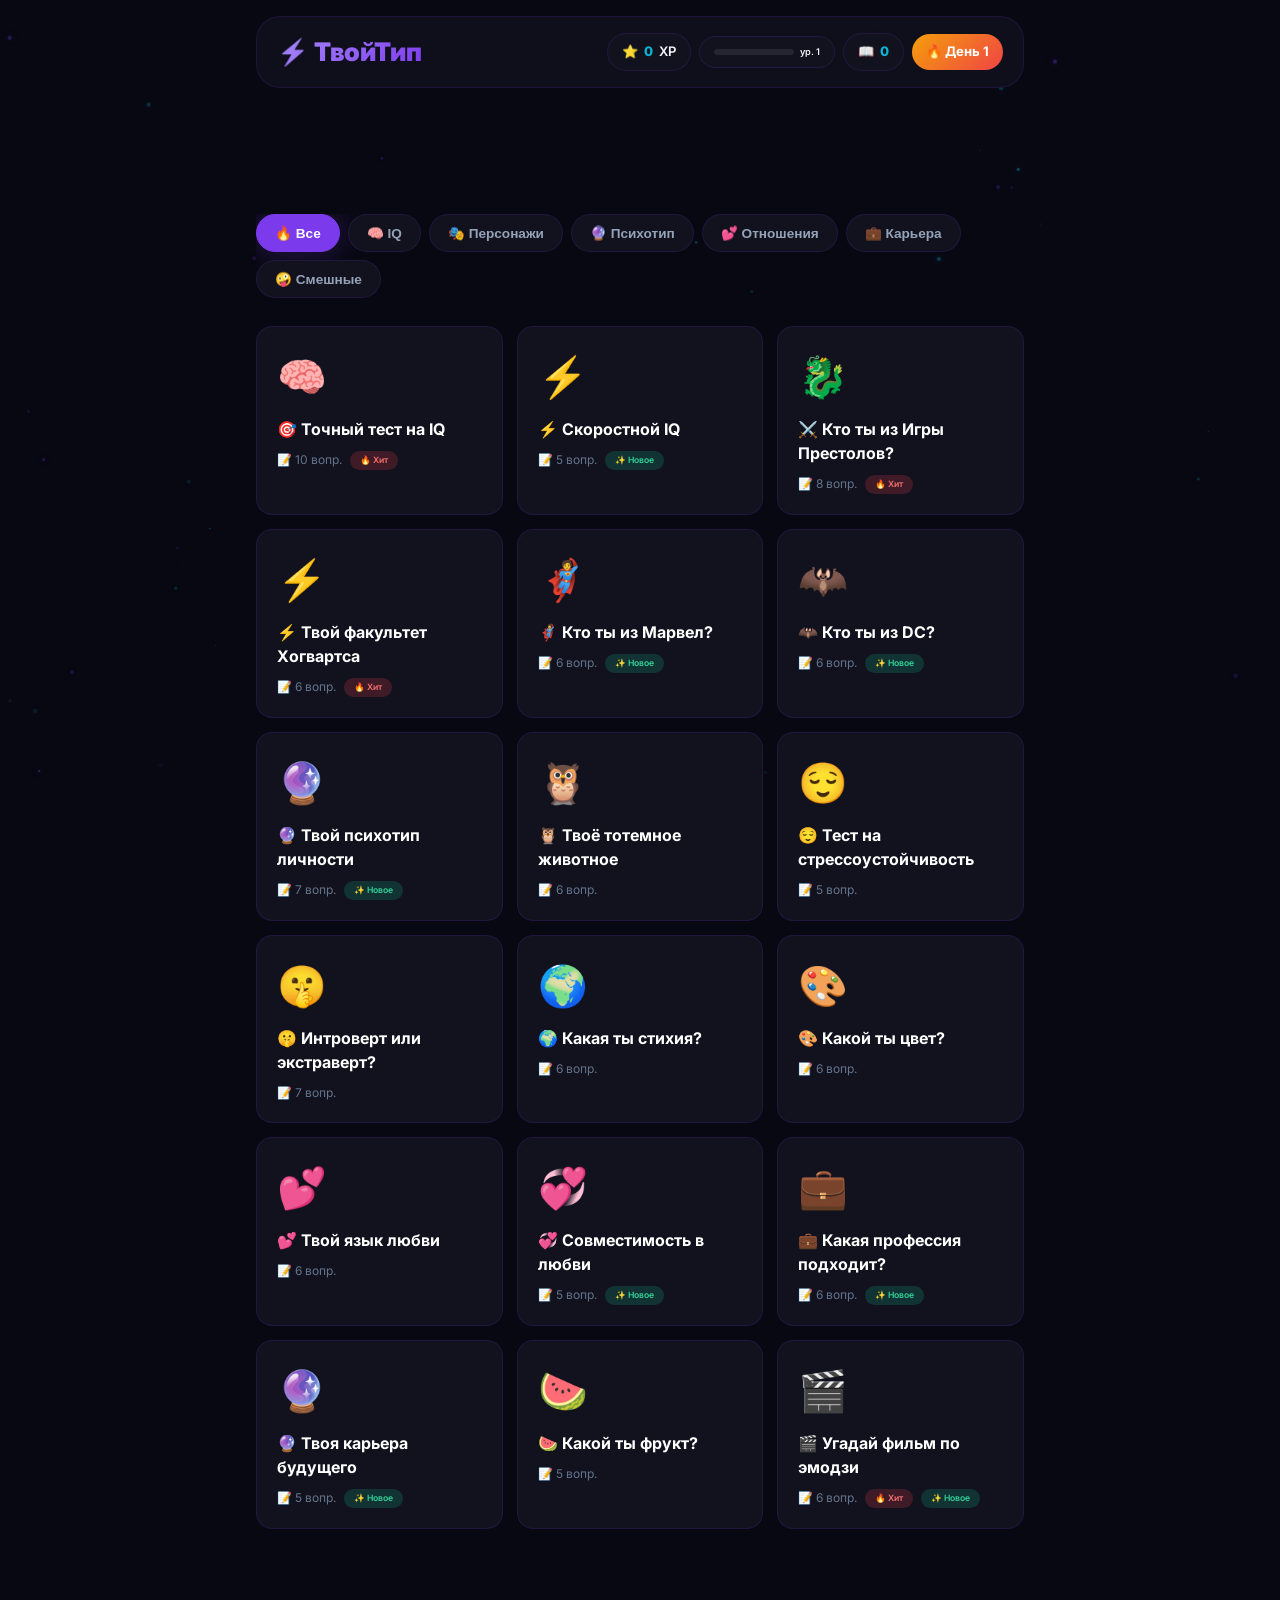
<file: index.html>
<!DOCTYPE html>
<html lang="ru">
<head>
    <meta charset="UTF-8">
    <meta name="viewport" content="width=device-width, initial-scale=1.0">
    <title>ТвойТип — узнай себя | Тесты, психотипы, персонажи</title>
    <meta name="description" content="Пройди тест и узнай кто ты на самом деле. IQ, психотип, персонажи, карьера, отношения. Бесплатно.">
    <meta property="og:title" content="ТвойТип — узнай себя">
    <meta property="og:description" content="Пройди тест и узнай кто ты на самом деле. Бесплатно.">
    <meta property="og:type" content="website">
    <meta property="og:image" content="https://novawave20267.github.io/tvoitip/favicon.png">
    <meta property="og:image:width" content="512">
    <meta property="og:image:height" content="512">
    <meta name="theme-color" content="#080812">
    <link rel="icon" type="image/png" href="favicon.png">
    <link rel="apple-touch-icon" sizes="180x180" href="favicon.png">
    <link href="https://fonts.googleapis.com/css2?family=Inter:wght@300;400;500;600;700;800;900&display=swap" rel="stylesheet">
    <link rel="stylesheet" href="style.css">
    
    <!-- Adsterra Native Banner -->
    <script async="async" data-cfasync="false" src="https://pl30592150.effectivecpmnetwork.com/a50ce58881017c86eaec8c054532a543/invoke.js"></script>
</head>
<body>
    <canvas id="particlesCanvas"></canvas>
    <canvas id="confettiCanvas" style="position:fixed;top:0;left:0;width:100%;height:100%;pointer-events:none;z-index:999;"></canvas>

    <div class="achievement-toast" id="achievementToast">
        <span class="ach-toast-emoji" id="achEmoji">🏆</span>
        <div>
            <div class="ach-toast-text" id="achTitle"></div>
            <div class="ach-toast-sub" id="achSub"></div>
        </div>
    </div>

    <div class="app-container">
        <header class="header" id="mainHeader">
            <div class="logo">⚡ ТвойТип</div>
            <div class="stats-row">
                <div class="stat-pill">⭐ <span class="stat-value" id="xpTotal">0</span> XP</div>
                <div class="stat-pill">
                    <div class="xp-mini-bar"><div class="xp-mini-fill" id="xpMiniFill"></div></div>
                    <span style="font-size:0.7em;">ур. <span id="userLevel">1</span></span>
                </div>
                <div class="stat-pill">📖 <span class="stat-value" id="testsCompleted">0</span></div>
                <div class="streak-badge" id="streakBadge">🔥 День 1</div>
            </div>
        </header>

        <!-- Баннер 1: под шапкой -->
        <div style="max-width:728px; margin:0 auto 16px; overflow:hidden; position:relative; z-index:1; min-height:90px; max-height:90px;">
            <div id="container-a50ce58881017c86eaec8c054532a543"></div>
        </div>

        <nav class="category-nav" id="categoryNav">
            <button class="cat-btn active" data-category="all">🔥 Все</button>
            <button class="cat-btn" data-category="iq">🧠 IQ</button>
            <button class="cat-btn" data-category="character">🎭 Персонажи</button>
            <button class="cat-btn" data-category="personality">🔮 Психотип</button>
            <button class="cat-btn" data-category="love">💕 Отношения</button>
            <button class="cat-btn" data-category="career">💼 Карьера</button>
            <button class="cat-btn" data-category="funny">🤪 Смешные</button>
        </nav>

        <div id="homeScreen">
            <div class="tests-grid" id="testsGrid"></div>
            
            <!-- Баннер 2: между карточками -->
            <div style="max-width:300px; margin:16px auto; overflow:hidden; position:relative; z-index:1; min-height:250px; max-height:250px;">
                <div id="container-a50ce58881017c86eaec8c054532a543-2"></div>
            </div>
            
            <!-- Баннер 3: самый низ -->
            <div style="max-width:728px; margin:20px auto; overflow:hidden; position:relative; z-index:1; min-height:90px; max-height:90px;">
                <div id="container-a50ce58881017c86eaec8c054532a543-3"></div>
            </div>
        </div>

        <div class="quiz-screen hidden" id="quizScreen">
            <button class="back-btn" onclick="goHome()">← Назад</button>
            <div class="quiz-header">
                <span class="quiz-progress-text" id="quizProgressText">Вопрос 1 из 10</span>
                <span class="quiz-timer hidden" id="quizTimer">⏱ 05:00</span>
            </div>
            <div class="quiz-progress-bar"><div class="quiz-progress-fill" id="quizProgressFill"></div></div>
            <div id="questionContainer"></div>
        </div>

        <div class="result-screen hidden" id="resultScreen">
            <div class="result-card" id="resultCard"></div>
            <div class="btn-group">
                <button class="btn btn-primary" onclick="shareResult()">📤 Поделиться</button>
                <button class="btn btn-outline" onclick="retakeTest()">🔄 Пройти заново</button>
                <button class="btn btn-gold" onclick="goHome()">🏠 К тестам</button>
            </div>
            
            <!-- Баннер 4: после результата -->
            <div style="max-width:300px; margin:20px auto; overflow:hidden; position:relative; z-index:1; min-height:250px; max-height:250px;">
                <div id="container-a50ce58881017c86eaec8c054532a543-4"></div>
            </div>
        </div>
    </div>

    <!-- Adsterra Popunder -->
    <script src="https://pl30592148.effectivecpmnetwork.com/b8/e3/b3/b8e3b3159ade383a01e97f3799efa216.js"></script>
    
    <!-- Adsterra Social Bar -->
    <script src="https://pl30592149.effectivecpmnetwork.com/b9/05/61/b905618df68eff4b8e28ddca85ea8d63.js"></script>

    <script src="data.js"></script>
    <script src="engine.js"></script>
    <script src="ui.js"></script>
</body>
</html>
</file>
<file: style.css>
:root {
    --bg-deep: #080812;
    --bg-card: #12121f;
    --bg-card-hover: #18182a;
    --accent-primary: #7c3aed;
    --accent-secondary: #06b6d4;
    --accent-success: #10b981;
    --accent-danger: #ef4444;
    --accent-gold: #f59e0b;
    --accent-pink: #ec4899;
    --text-primary: #f1f5f9;
    --text-secondary: #94a3b8;
    --text-muted: #64748b;
    --border-subtle: rgba(124,58,237,0.15);
    --border-active: rgba(124,58,237,0.5);
    --glow-purple: 0 0 30px rgba(124,58,237,0.3);
    --glow-cyan: 0 0 30px rgba(6,182,212,0.3);
    --glow-gold: 0 0 20px rgba(245,158,11,0.3);
    --radius-sm: 10px;
    --radius-md: 16px;
    --radius-lg: 24px;
    --radius-xl: 32px;
    --transition-fast: 0.15s ease;
    --transition-smooth: 0.3s cubic-bezier(0.4,0,0.2,1);
    --transition-bounce: 0.4s cubic-bezier(0.34,1.56,0.64,1);
}

* { margin:0; padding:0; box-sizing:border-box; }
body { background:var(--bg-deep); color:var(--text-primary); font-family:'Inter',sans-serif; min-height:100vh; overflow-x:hidden; line-height:1.5; -webkit-font-smoothing:antialiased; }

#particlesCanvas { position:fixed; top:0; left:0; width:100%; height:100%; z-index:0; pointer-events:none; opacity:0.6; }

.app-container { position:relative; z-index:1; max-width:800px; margin:0 auto; padding:16px; }

.header { display:flex; align-items:center; justify-content:space-between; padding:16px 20px; background:rgba(18,18,31,0.8); backdrop-filter:blur(20px); -webkit-backdrop-filter:blur(20px); border:1px solid var(--border-subtle); border-radius:var(--radius-lg); margin-bottom:20px; position:sticky; top:16px; z-index:100; flex-wrap:wrap; gap:12px; }
.logo { font-size:1.6em; font-weight:900; background:linear-gradient(135deg,#a78bfa,#7c3aed,#06b6d4); background-size:200% 200%; -webkit-background-clip:text; -webkit-text-fill-color:transparent; animation:gradientShift 4s ease infinite; }
@keyframes gradientShift { 0%,100% { background-position:0% 50%; } 50% { background-position:100% 50%; } }

.stats-row { display:flex; gap:8px; flex-wrap:wrap; align-items:center; }
.stat-pill { background:var(--bg-card); border:1px solid var(--border-subtle); padding:8px 14px; border-radius:20px; font-size:0.82em; font-weight:600; display:flex; align-items:center; gap:6px; transition:all var(--transition-fast); }
.stat-pill:hover { border-color:var(--border-active); box-shadow:var(--glow-purple); }
.stat-value { color:var(--accent-secondary); font-weight:800; }
.xp-mini-bar { width:80px; height:6px; background:rgba(255,255,255,0.08); border-radius:10px; overflow:hidden; }
.xp-mini-fill { height:100%; background:linear-gradient(90deg,#7c3aed,#06b6d4); border-radius:10px; width:0%; transition:width 0.6s ease; }
.streak-badge { background:linear-gradient(135deg,#f59e0b,#ef4444); color:#fff; padding:8px 14px; border-radius:20px; font-weight:700; font-size:0.82em; animation:pulse-gold 2s infinite; }
@keyframes pulse-gold { 0%,100% { box-shadow:0 0 0 0 rgba(245,158,11,0.5); } 50% { box-shadow:0 0 0 15px rgba(245,158,11,0); } }

.category-nav { display:flex; gap:8px; overflow-x:auto; padding-bottom:8px; margin-bottom:20px; flex-wrap:wrap; scrollbar-width:none; }
.category-nav::-webkit-scrollbar { display:none; }
.cat-btn { background:var(--bg-card); border:1px solid var(--border-subtle); color:var(--text-secondary); padding:10px 18px; border-radius:25px; cursor:pointer; font-weight:600; font-size:0.85em; white-space:nowrap; transition:all var(--transition-smooth); }
.cat-btn:hover { border-color:var(--accent-primary); color:#fff; box-shadow:var(--glow-purple); }
.cat-btn.active { background:var(--accent-primary); color:#fff; border-color:var(--accent-primary); box-shadow:var(--glow-purple); }

.tests-grid { display:grid; grid-template-columns:repeat(auto-fill,minmax(220px,1fr)); gap:14px; margin-bottom:20px; }
.test-card { background:var(--bg-card); border:1px solid var(--border-subtle); border-radius:var(--radius-md); padding:20px; cursor:pointer; transition:all var(--transition-smooth); position:relative; overflow:hidden; display:flex; flex-direction:column; gap:10px; }
.test-card::before { content:''; position:absolute; top:0; left:0; width:100%; height:3px; background:linear-gradient(90deg,var(--accent-primary),var(--accent-secondary),var(--accent-pink)); opacity:0; transition:opacity var(--transition-smooth); }
.test-card:hover { border-color:var(--border-active); transform:translateY(-3px); box-shadow:var(--glow-purple); background:var(--bg-card-hover); }
.test-card:hover::before { opacity:1; }
.test-card:active { transform:scale(0.97); }
.test-emoji { font-size:2.5em; transition:transform var(--transition-bounce); }
.test-card:hover .test-emoji { transform:scale(1.1) rotate(-3deg); }
.test-title { font-weight:700; font-size:1em; color:#fff; }
.test-meta { display:flex; gap:8px; flex-wrap:wrap; font-size:0.75em; color:var(--text-muted); }
.test-badge { background:rgba(124,58,237,0.2); color:#a78bfa; padding:3px 10px; border-radius:12px; font-weight:600; font-size:0.72em; }
.test-badge.hot { background:rgba(239,68,68,0.2); color:#f87171; animation:pulse-gold 2s infinite; }
.test-badge.new { background:rgba(16,185,129,0.2); color:#34d399; }

/* quiz */
.quiz-screen { display:none; animation:fadeSlideIn 0.5s ease; }
.quiz-screen.active { display:block; }
.hidden { display:none !important; }
@keyframes fadeSlideIn { from { opacity:0; transform:translateY(30px); } to { opacity:1; transform:translateY(0); } }

.quiz-header { background:var(--bg-card); border:1px solid var(--border-subtle); border-radius:var(--radius-md); padding:16px 20px; margin-bottom:16px; display:flex; justify-content:space-between; align-items:center; flex-wrap:wrap; }
.quiz-progress-text { font-weight:700; color:var(--accent-secondary); }
.quiz-timer { font-weight:700; color:var(--accent-danger); }
.quiz-progress-bar { width:100%; height:4px; background:rgba(255,255,255,0.08); border-radius:10px; margin-bottom:20px; }
.quiz-progress-fill { height:100%; background:linear-gradient(90deg,#7c3aed,#06b6d4); border-radius:10px; width:0%; transition:width 0.4s ease; }

.question-card { background:var(--bg-card); border:1px solid var(--border-subtle); border-radius:var(--radius-lg); padding:28px; margin-bottom:16px; animation:fadeSlideIn 0.4s ease; }
.question-number { font-size:0.8em; color:var(--accent-secondary); font-weight:700; text-transform:uppercase; letter-spacing:0.1em; margin-bottom:12px; }
.question-text { font-size:1.25em; font-weight:700; margin-bottom:20px; }
.answers-list { display:flex; flex-direction:column; gap:10px; }
.answer-btn { background:var(--bg-deep); border:2px solid rgba(255,255,255,0.08); color:var(--text-primary); padding:16px 20px; border-radius:var(--radius-md); cursor:pointer; font-weight:500; font-size:0.95em; text-align:left; transition:all var(--transition-fast); }
.answer-btn:hover { border-color:var(--accent-primary); background:rgba(124,58,237,0.1); box-shadow:var(--glow-purple); }
.answer-btn.selected { border-color:var(--accent-secondary); background:rgba(6,182,212,0.15); }

.slider-container { display:flex; flex-direction:column; gap:12px; align-items:center; }
.slider-labels { display:flex; justify-content:space-between; width:100%; font-size:0.8em; color:var(--text-muted); }
.slider-input { -webkit-appearance:none; width:100%; height:8px; border-radius:10px; background:linear-gradient(90deg,#7c3aed,#06b6d4); outline:none; }
.slider-input::-webkit-slider-thumb { -webkit-appearance:none; width:28px; height:28px; border-radius:50%; background:#fff; border:3px solid #7c3aed; cursor:pointer; box-shadow:var(--glow-purple); }
.slider-value { font-weight:800; font-size:1.3em; color:var(--accent-secondary); }

.result-screen { display:none; animation:fadeSlideIn 0.6s ease; text-align:center; }
.result-screen.active { display:block; }
.result-card { background:var(--bg-card); border:2px solid var(--border-active); border-radius:var(--radius-xl); padding:40px 28px; box-shadow:var(--glow-purple); margin-bottom:16px; }
.result-emoji { font-size:5em; animation:float 3s ease-in-out infinite; }
@keyframes float { 0%,100% { transform:translateY(0); } 50% { transform:translateY(-15px); } }
.result-title { font-size:2em; font-weight:900; margin:16px 0 8px; background:linear-gradient(135deg,#a78bfa,#06b6d4); -webkit-background-clip:text; -webkit-text-fill-color:transparent; }
.result-description { color:var(--text-secondary); font-size:1.05em; line-height:1.7; margin-bottom:20px; }
.result-score { font-weight:800; font-size:1.1em; color:var(--accent-gold); margin-bottom:12px; }
.result-xp { font-weight:800; color:var(--accent-gold); margin-bottom:16px; }

.btn { display:inline-block; padding:14px 28px; border-radius:30px; font-weight:700; font-size:0.95em; cursor:pointer; border:none; transition:all var(--transition-bounce); color:#fff; text-decoration:none; }
.btn-primary { background:linear-gradient(135deg,#7c3aed,#6d28d9); box-shadow:0 4px 20px rgba(124,58,237,0.4); }
.btn-primary:hover { transform:translateY(-2px); box-shadow:0 8px 30px rgba(124,58,237,0.6); }
.btn-outline { background:transparent; border:2px solid var(--accent-secondary); color:var(--accent-secondary); }
.btn-outline:hover { background:rgba(6,182,212,0.1); box-shadow:var(--glow-cyan); }
.btn-gold { background:linear-gradient(135deg,#f59e0b,#d97706); }
.btn-gold:hover { transform:translateY(-2px); box-shadow:0 8px 30px rgba(245,158,11,0.6); }
.btn-group { display:flex; gap:10px; flex-wrap:wrap; justify-content:center; }

.back-btn { background:var(--bg-card); border:1px solid var(--border-subtle); color:var(--text-secondary); padding:8px 16px; border-radius:20px; cursor:pointer; font-weight:600; font-size:0.85em; display:inline-flex; align-items:center; gap:6px; }
.back-btn:hover { border-color:#fff; color:#fff; }

.ad-placeholder { background:rgba(18,18,31,0.8); border:1px dashed rgba(255,255,255,0.1); border-radius:var(--radius-md); display:flex; align-items:center; justify-content:center; color:var(--text-muted); font-size:0.8em; margin:16px 0; min-height:90px; }
.ad-banner-top { max-width:728px; margin:0 auto 20px; }
.ad-inline-rect { min-height:250px; max-width:300px; margin:16px auto; }

.achievement-toast { position:fixed; top:20px; right:20px; background:linear-gradient(135deg,#1a1a2e,#16213e); border:2px solid var(--accent-gold); border-radius:var(--radius-lg); padding:16px 22px; z-index:1000; display:none; align-items:center; gap:14px; box-shadow:var(--glow-gold); animation:slideInRight 0.5s cubic-bezier(0.34,1.56,0.64,1); max-width:350px; }
.achievement-toast.show { display:flex; }
@keyframes slideInRight { from { opacity:0; transform:translateX(120px); } to { opacity:1; transform:translateX(0); } }
.ach-toast-emoji { font-size:2.2em; }
.ach-toast-text { font-weight:700; color:var(--accent-gold); font-size:0.9em; }
.ach-toast-sub { font-size:0.75em; color:var(--text-secondary); }

@media (max-width:600px) {
    .app-container { padding:8px; }
    .header { padding:12px 14px; top:8px; }
    .logo { font-size:1.3em; }
    .tests-grid { grid-template-columns:repeat(auto-fill,minmax(140px,1fr)); gap:8px; }
    .test-card { padding:14px; }
    .test-emoji { font-size:2em; }
    .question-card { padding:18px; }
    .result-card { padding:24px 16px; }
}
</file>
